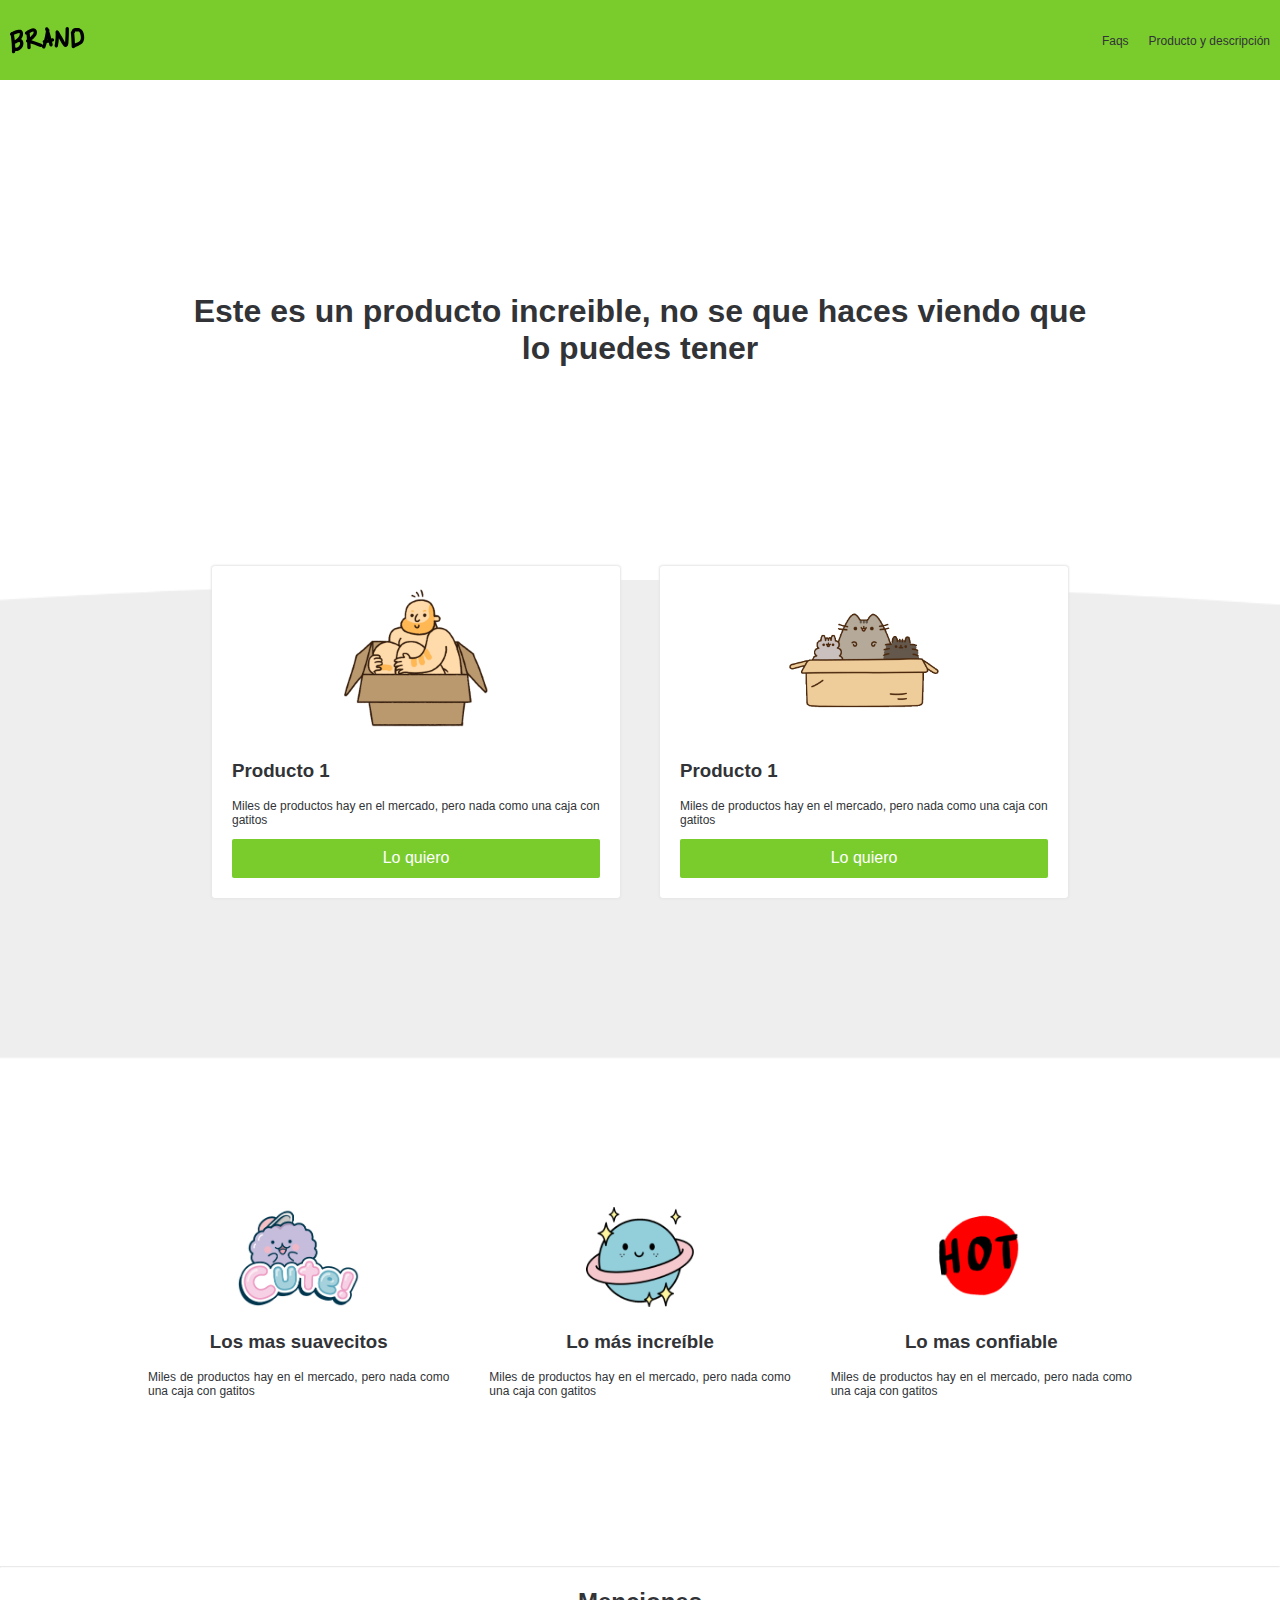
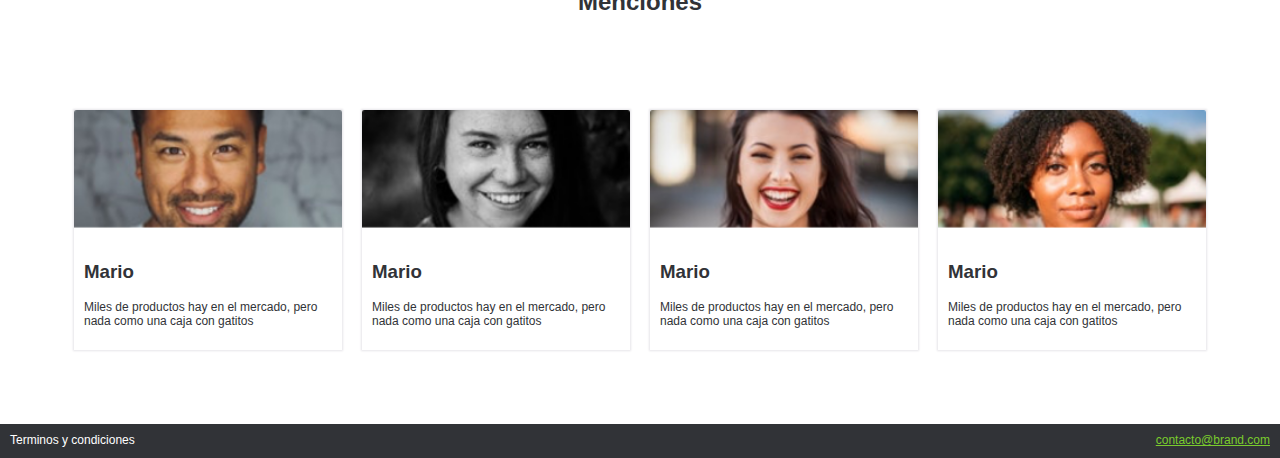
<file: index.html>
<!DOCTYPE html>
<html lang="en">
  <head>
    <meta charset="utf-8">
    <meta name="description" content="Este es un sitio de producto genial">
    <link rel="stylesheet" href="css/animations.css">
    <link rel="stylesheet" href="css/normalize.css">
    <link rel="stylesheet" href="css/estilos.css">
    <link rel="stylesheet" href="css/mobile.css">
    <title>BRAND📦</title>

  </head> <!-- Cierra head -->
  <body>
    <nav class="fadeInDown">
      <img src="images/logo.png" alt="">
      <ul>
        <li>
          <a href="#">Faqs</a></li>
        <li>
          <a href="#">Producto y descripción</a></li>
      </ul>
    </nav>
    <h1 class="main_section fadeIn">
      Este es un producto increible, no se que haces viendo que lo puedes tener
    </h1>
    <!-- Inicio productos -->
    <div class="products">
      <div class="product fadeInUp">
        <div class="content">
          <div class="image-product">
            <img src="images/box1.png" alt="">
          </div>
          <h3>Producto 1</h3>
          <p>Miles de productos hay en el mercado, pero nada como una caja con gatitos</p>
          <a href="ventas.html">
            <button class="main_btn">
              Lo quiero
            </button>
          </a>
        </div>
      </div>
      <div class="product fadeInUp">
        <div class="content">
          <div class="image-product">
            <img src="images/box2.png" alt="">
          </div>
          <h3>Producto 1</h3>
          <p>Miles de productos hay en el mercado, pero nada como una caja con gatitos</p>
          <a href="ventas.html">
            <button class="main_btn">
              Lo quiero
            </button>
          </a>
        </div>
      </div>
    </div>
    <!-- Fin productos -->
    <!-- Inicia beneficios -->
    <div class="beneficios">
      <div class="beneficio">
        <div class="content_beneficio">
          <img src="images/b1.png" alt="">
          <h3>Los mas suavecitos</h3>
          <p class="text_beneficio">
            Miles de productos hay en el mercado, pero nada como una caja con gatitos
          </p>
        </div>
      </div>
      <div class="beneficio">
        <div class="content_beneficio">
          <img src="images/b2.png" alt="">
          <h3>Lo más increíble</h3>
          <p class="text_beneficio">
            Miles de productos hay en el mercado, pero nada como una caja con gatitos
          </p>
        </div>
      </div>
      <div class="beneficio">
        <div class="content_beneficio">
          <img src="images/b3.png" alt="">
          <h3>Lo mas confiable</h3>
          <p class="text_beneficio">
            Miles de productos hay en el mercado, pero nada como una caja con gatitos
          </p>
        </div>
      </div>
    </div>
    <!-- Fin beneficios -->
    <hr>
    <!-- Inicia menciones -->
    <h2 class="mention_title">Menciones</h2>
    <div class="mentions">
      <div class="mention">
        <div class="content_mention">
          <img src="images/p1.png" alt="">
          <div class="text">
            <h3>Mario</h3>
            <p>Miles de productos hay en el mercado, pero nada como una caja con gatitos</p>
          </div>
        </div>
      </div>
      <div class="mention">
        <div class="content_mention">
          <img src="images/p2.png" alt="">
          <div class="text">
            <h3>Mario</h3>
            <p>Miles de productos hay en el mercado, pero nada como una caja con gatitos</p>
          </div>
        </div>
      </div>
      <div class="mention">
        <div class="content_mention">
          <img src="images/p3.png" alt="">
          <div class="text">
            <h3>Mario</h3>
            <p>Miles de productos hay en el mercado, pero nada como una caja con gatitos</p>
          </div>
        </div>
      </div>
      <div class="mention">
        <div class="content_mention">
          <img src="images/p4.png" alt="">
          <div class="text">
            <h3>Mario</h3>
            <p>Miles de productos hay en el mercado, pero nada como una caja con gatitos</p>
          </div>
        </div>
      </div>
    </div>
    <!-- Fin de menciones -->
    <!-- Inicio de footer -->
    <footer>
      <div class="option">Terminos y condiciones</div>
      <div class="option contact"><a href="mailto:contacto@brand.com">contacto@brand.com</a></div>
    </footer>
    <!-- Fin de Footer -->

    <!-- Script -->
    <script src="scripts/script.js"></script>
  </body> <!-- Cierra body -->
</html> <!-- Cierra html -->
</file>
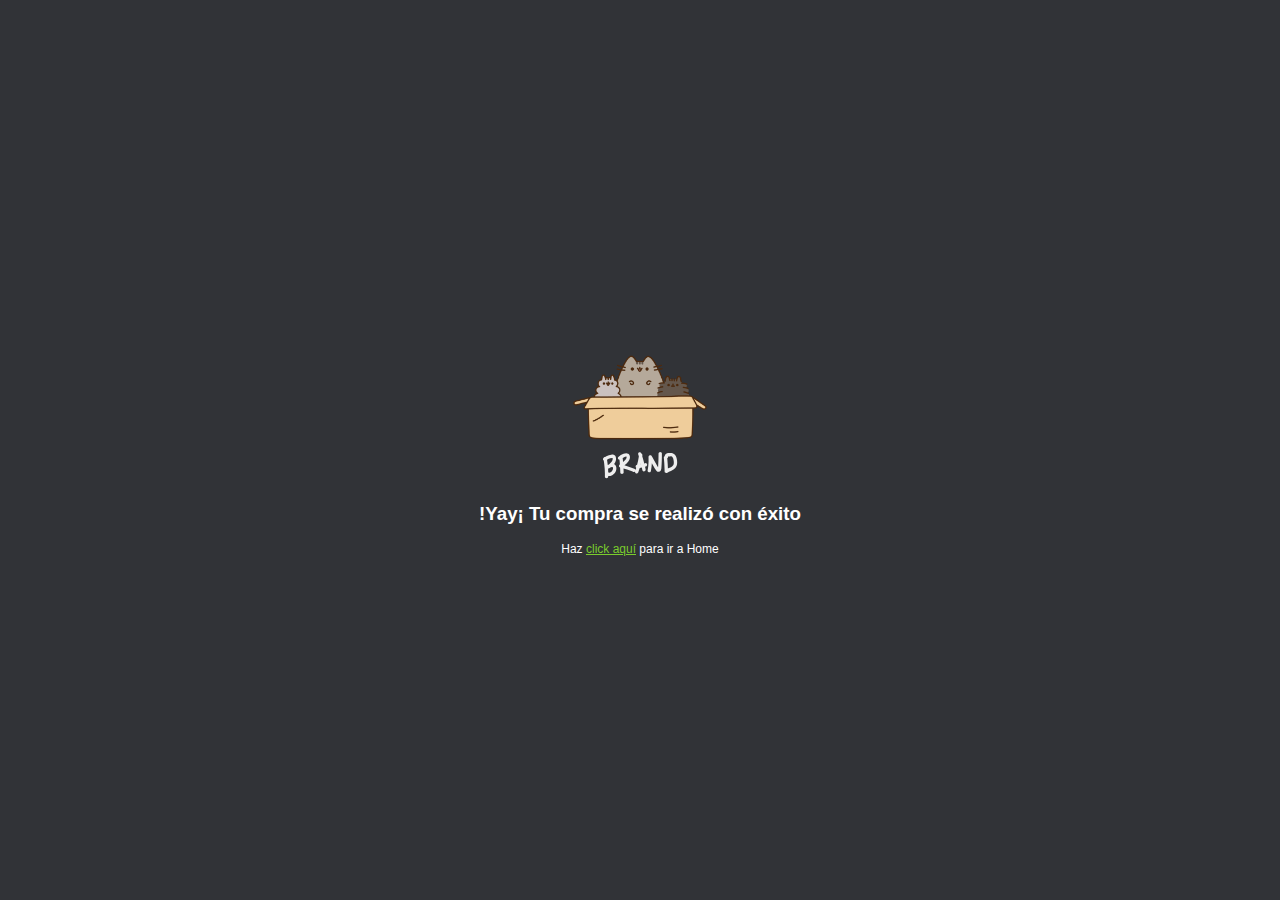
<file: exito.html>
<!DOCTYPE html>
<html lang="es">
<head>
  <meta charset="UTF-8">
  <meta name="viewport" content="width=device-width, initial-scale=1.0">
  <meta http-equiv="X-UA-Compatible" content="ie=edge">
  <link rel="stylesheet" href="css/normalize.css">
  <link rel="stylesheet" href="css/estilos.css">
  <link rel="stylesheet" href="css/animations.css">
  <link rel="stylesheet" href="css/paypal.css">
  <title>Exito</title>
</head>
<body>
  <div class="content_paypal">
    <img src="images/box_brand.png" alt="">
    <h3>!Yay¡ Tu compra se realizó con éxito</h3>
    <p>Haz <a href="index.html">click aquí</a> para ir a Home</p>
  </div>

</body>
</html>
</file>
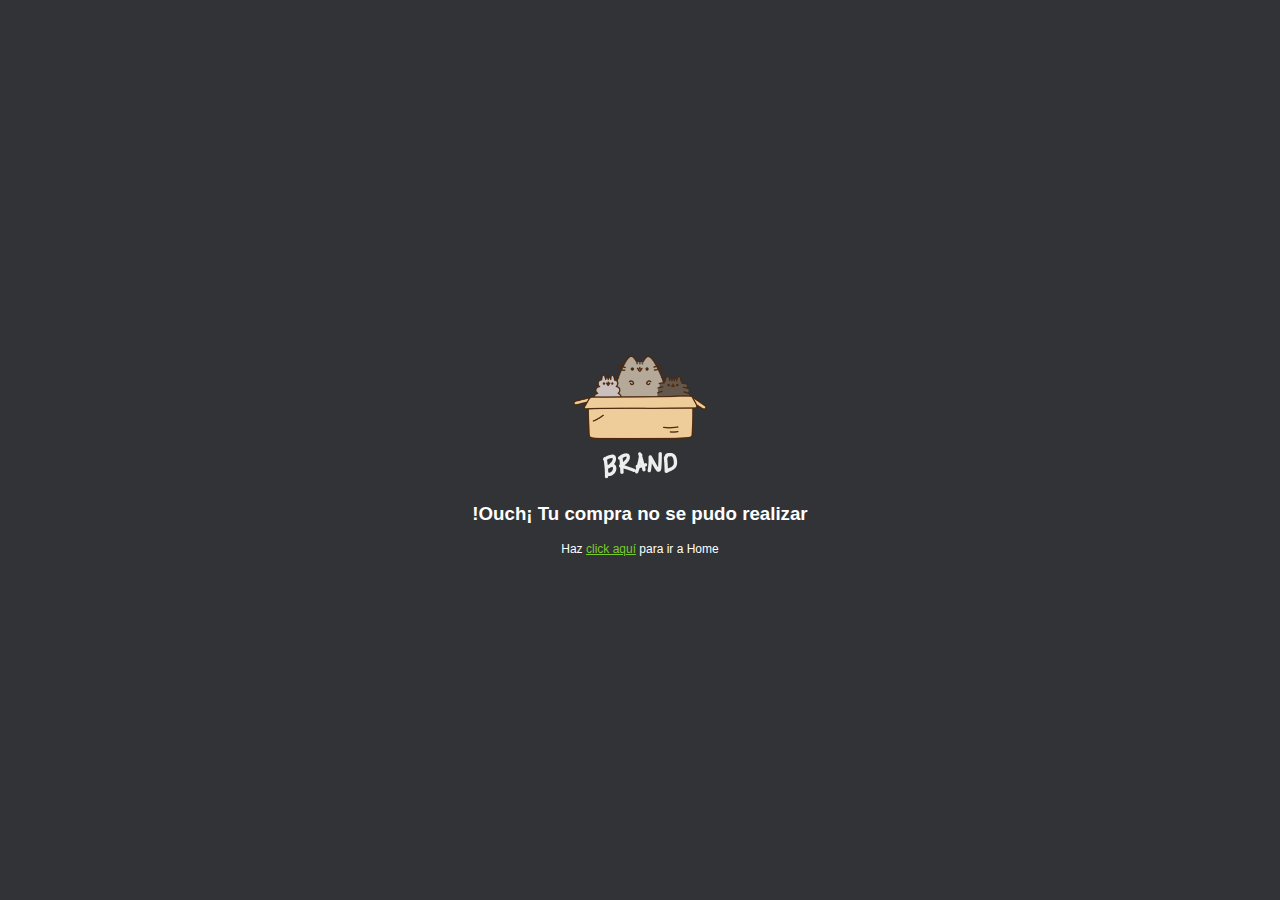
<file: falla.html>
<!DOCTYPE html>
<html lang="es">
<head>
  <meta charset="UTF-8">
  <meta name="viewport" content="width=device-width, initial-scale=1.0">
  <meta http-equiv="X-UA-Compatible" content="ie=edge">
  <link rel="stylesheet" href="css/normalize.css">
  <link rel="stylesheet" href="css/estilos.css">
  <link rel="stylesheet" href="css/animations.css">
  <link rel="stylesheet" href="css/paypal.css">
  <title>Exito</title>
</head>
<body>
  <div class="content_paypal">
    <img src="images/box_brand.png" alt="">
    <h3>!Ouch¡ Tu compra no se pudo realizar</h3>
    <p>Haz <a href="index.html">click aquí</a> para ir a Home</p>
  </div>

</body>
</html>
</file>
<file: css/animations.css>
.fadeIn {
  -webkit-animation-duration: 4s;
  animation-duration: 4s;
  -webkit-animation-fill-mode: both; /*Se cumple la regla de ida y de regreso*/
  animation-fill-mode: both; /*Se cumple la regla de ida y de regreso*/
  -webkit-animation-name: fadeIn;
  animation-name: fadeIn;
}

@keyframes fadeIn {
  from{
    opacity: 0;
  }
  to{
    opacity: 1;
  }
}

.fadeInDown{
  -webkit-animation-duration: 1s;
  animation-duration: 1s;
  -webkit-animation-fill-mode: both; /*Se cumple la regla de ida y de regreso*/
  animation-fill-mode: both; /*Se cumple la regla de ida y de regreso*/
  -webkit-animation-name: fadeInDown;
  animation-name: fadeInDown;
}

@keyframes fadeInDown {
  from{
    opacity: 0;
    -webkit-transform: translate3d(0,-100%,0); /* Desde arriba hasta abajo*/
    transform: translate3d(0,-100%,0); /* Desde arriba hasta abajo*/
  }
  to{
    opacity: 1;
    -webkit-transform: translate3d(0,0,0); /* Desde arriba hasta abajo*/
    transform: translate3d(0,0,0); /* Desde arriba hasta abajo*/
  }
}

.fadeInUp{
  -webkit-animation-duration: 1s;
  animation-duration: 1s;
  -webkit-animation-fill-mode: both; /*Se cumple la regla de ida y de regreso*/
  animation-fill-mode: both; /*Se cumple la regla de ida y de regreso*/
  -webkit-animation-name: fadeInUp;
  animation-name: fadeInUp;
}

@keyframes fadeInUp {
  from{
    opacity: 0;
    -webkit-transform: translate3d(0,100%,0); /* Desde arriba hasta abajo*/
    transform: translate3d(0,100%,0); /* Desde arriba hasta abajo*/
  }
  to{
    opacity: 1;
    -webkit-transform: translate3d(0,-100%,0); /* Desde arriba hasta abajo*/
    transform: translate3d(0,-100%,0); /* Desde arriba hasta abajo*/
  }
}
</file>
<file: css/estilos.css>
/*
#  ·················
#  ··_______________
#  ·/·___/·___/·___/
#  /·/__(__··|__··)·
#  \___/____/____/··
#  ·················
*/

/*------ Variables */
:root{
  /*------ Colores */
  --green-color: #7ACC2D;
  --black-color: #313337;
  --white-color: white;
  /*------ Tipografía */
  --normal:12px;
  /*------ Espaciado */
  --space:10px;
  --space-2:20px;
  /*------ box-shadow */
  --box: 0px 0 2px 1px #e6e5e9;
}

/* -------------------------------------------  */
html, body{
  margin:0;
  padding: 0;
  font-family: helvetica;
  color: var(--black-color);
}

p{
  font-size: var(--normal);
}

nav{
  display: flex;
  justify-content: space-between;
  align-items: center;
  width: 100%;
  padding: var(--space);
  min-height: 60px;
  background-color: var(--green-color);
}

nav a{
  text-decoration: none;
  color: var(--black-color);
  font-size: var(--normal);
}

nav a:hover{
  color: var(--white-color);
}

nav ul {
  display: flex;
}

nav ul li{
  padding-right: 20px;
  list-style: none;
}

hr{
  opacity: .2;
}

p, label {
  font-size: var(--normal);
}


/* ------------------------------------------- MAIN SECTION */

.main_section{
  text-align: center;
  padding: 15%;
}

/* -------------------------------------------  PRODUCTOS */

.products{
  background-image: url("../images/curve.png");
  padding: 15%;
  background-position: center top;
  background-repeat: no-repeat;
  display: flex;
  height: 95px;
  background-size: cover;

}

.product{
  padding: 20px;
  margin-top: -226px;
}

.image-product{
  text-align: center;
}

.content{
  padding: 20px;
  background: var(--white-color);
  border-radius: 3px;
  box-shadow: 0px 0 2px 1px #e6e5e9;
}

.main_btn{
  padding: var(--space);
  background-color: var(--green-color);
  width: 100%;
  border: 0px;
  border-radius: 2px;
  cursor: pointer;
  color: var(--white-color);
}
.main_btn:hover{
  background-color: #63a426;
}

/* Beneficios */
.beneficios{
  padding: 10%;
  display: flex;
}

.beneficio{
  text-align: center;
  padding: 20px;
}

.beneficio img{
  max-height: 100px
}

.text_beneficio{
  text-align: justify;
}

/* Mentions */
.mentions{
  display: flex;
  padding: 5%;
}
.mention img{
  width: 100%;
}
h2.mention_title{
  text-align: center;
}
.mention{
  padding: var(--space);
}
.content_mention{
  box-shadow: 0px 0 2px 1px #e6e5e9;
}
.mention .text{
  padding: var(--space);
}

/* ------------------------------------------- Ventas */

.modulo_pago {
  background-color: var(--white-color);
  box-shadow: var(--box);
  padding: var(--space);
}

.modulo_pago_images {
  max-width: 150px;
  text-align: center;
  margin: auto;
}

.data {
  margin-top: var(--space);
  width: 100%;
  height: 35px;
  border-radius: 2px;
  border: 1px solid var(--black-color);
  box-sizing: border-box; /* Toma de referencia tanto el padding como el border*/
}

.modulo_pago .main_btn {
  margin-top: 10px;
}

/* ------------------------------------------- Footer */
footer{
  display: flex;
  justify-content: space-between;
  font-size: var(--normal);
  background-color: var(--black-color);
  padding: var(--space);
  color: var(--white-color);
}

.contact a{
  color: var(--green-color);
}
</file>
<file: css/mobile.css>
@media (max-width: 600px) {

  .products{
    display: inherit;
    height: auto;
  }
  .product{
    margin-top: auto;
  }
  .main_section{
    padding: 4%;
  }
  .beneficios, .mentions{
    display: inherit;
  }


}
</file>
<file: css/paypal.css>
body{
  background-color: var(--black-color);
  text-align: center;
  color: var(--white-color);
  display: flex;
  justify-content: center;
  align-items: center;
  height: 100vh;
}

.content_paypal a{
  color: var(--green-color);
}
</file>
